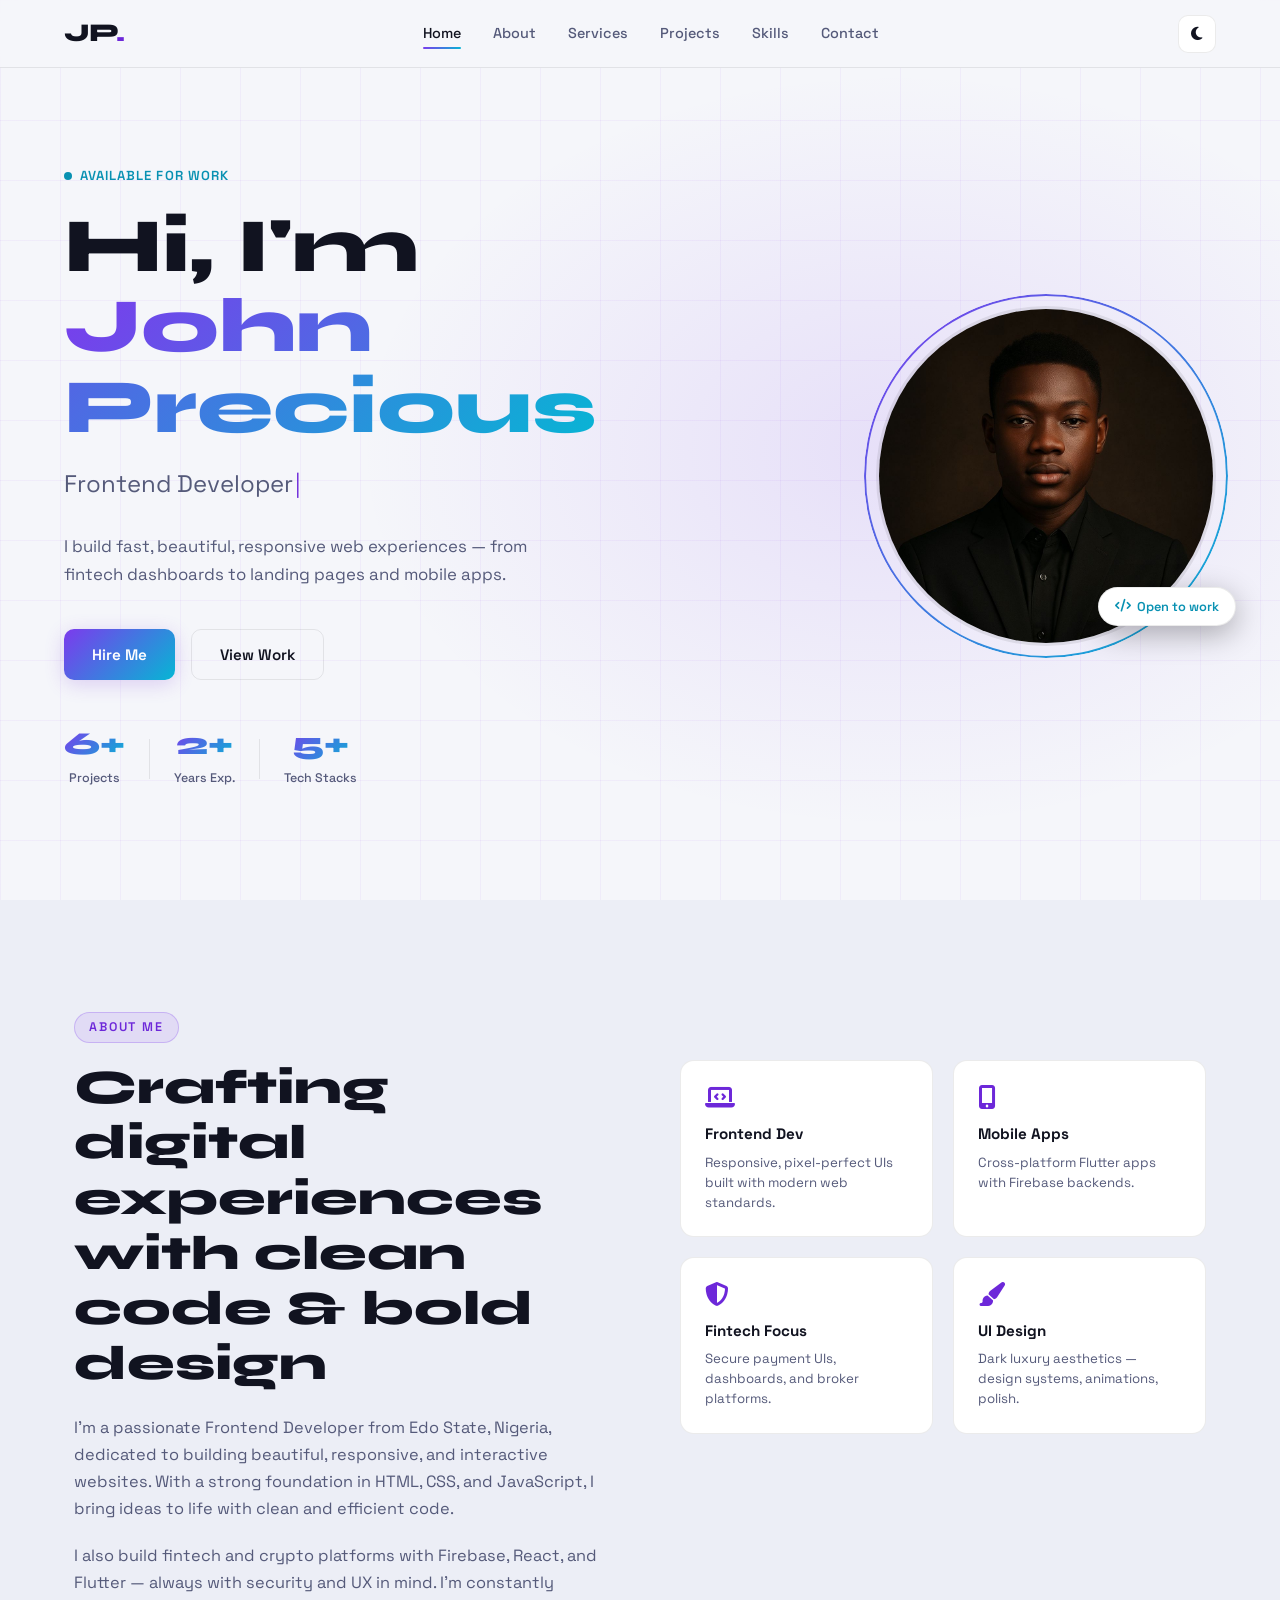
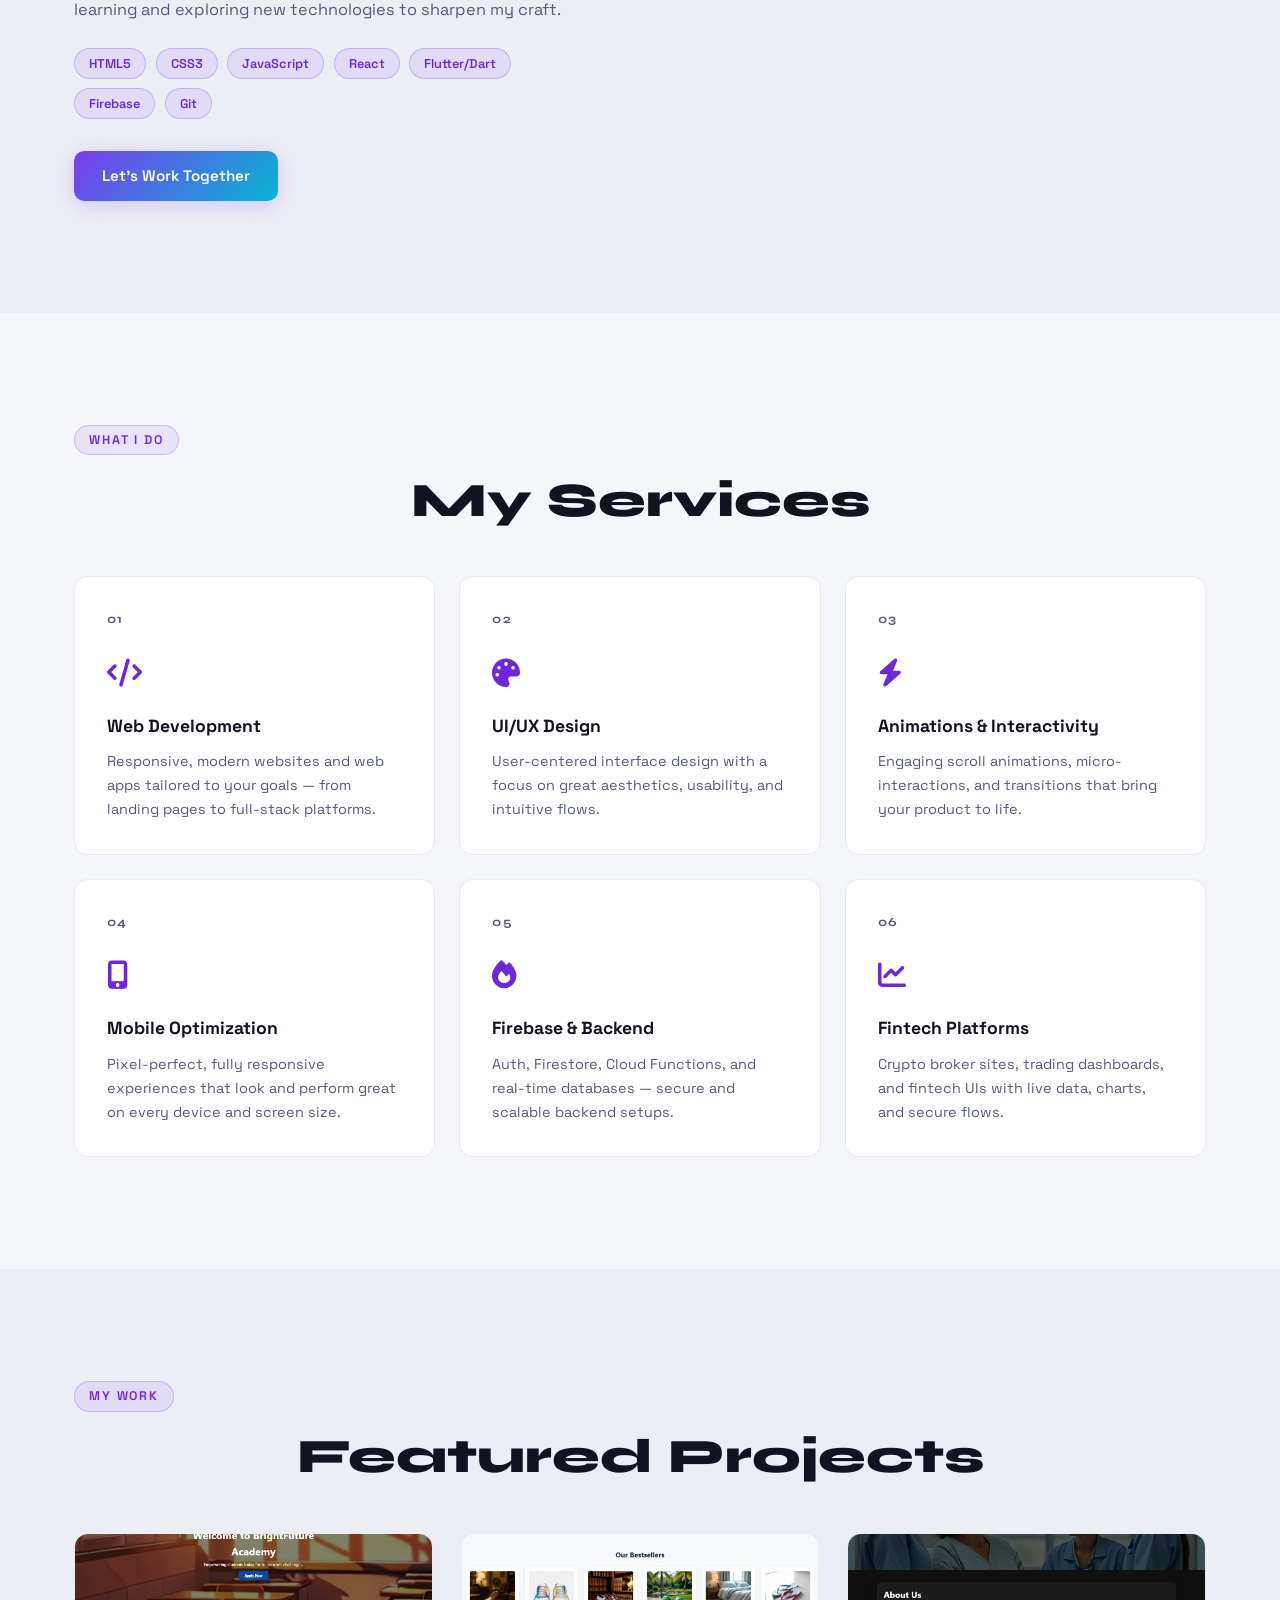
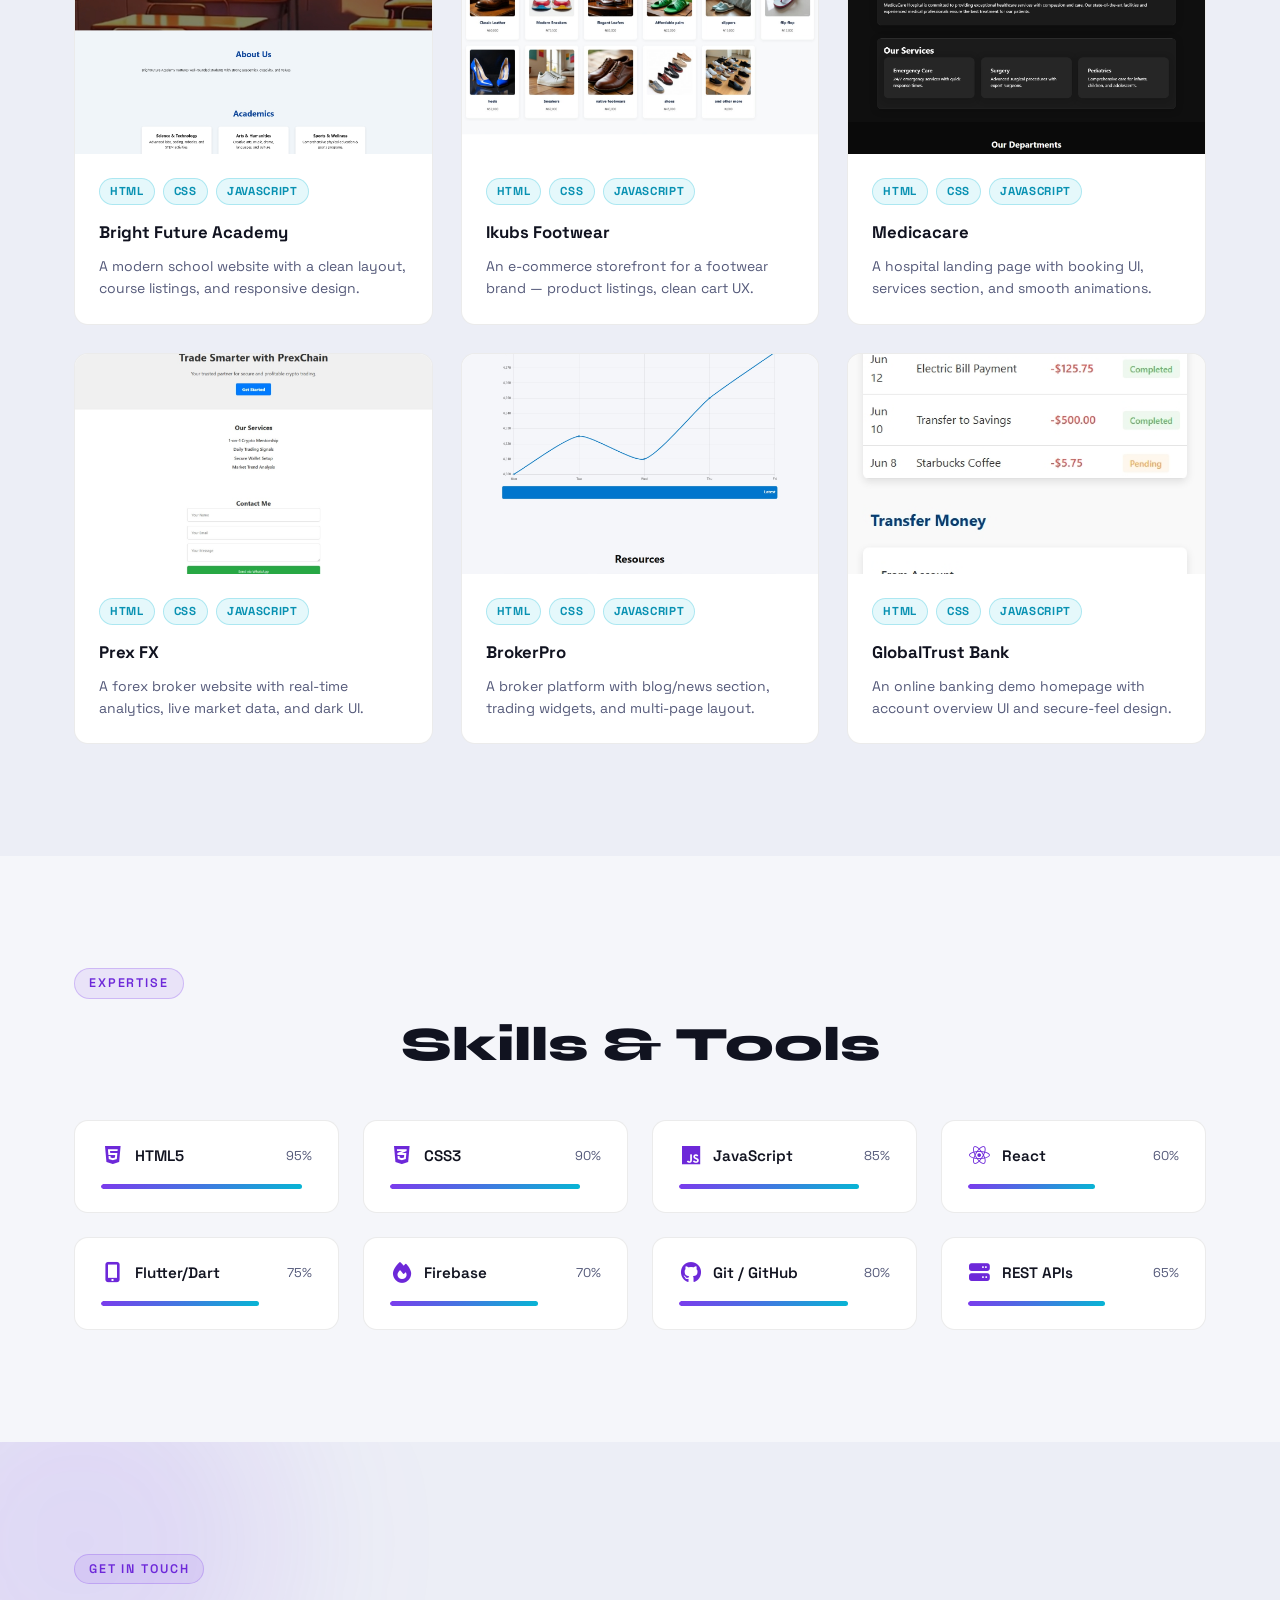
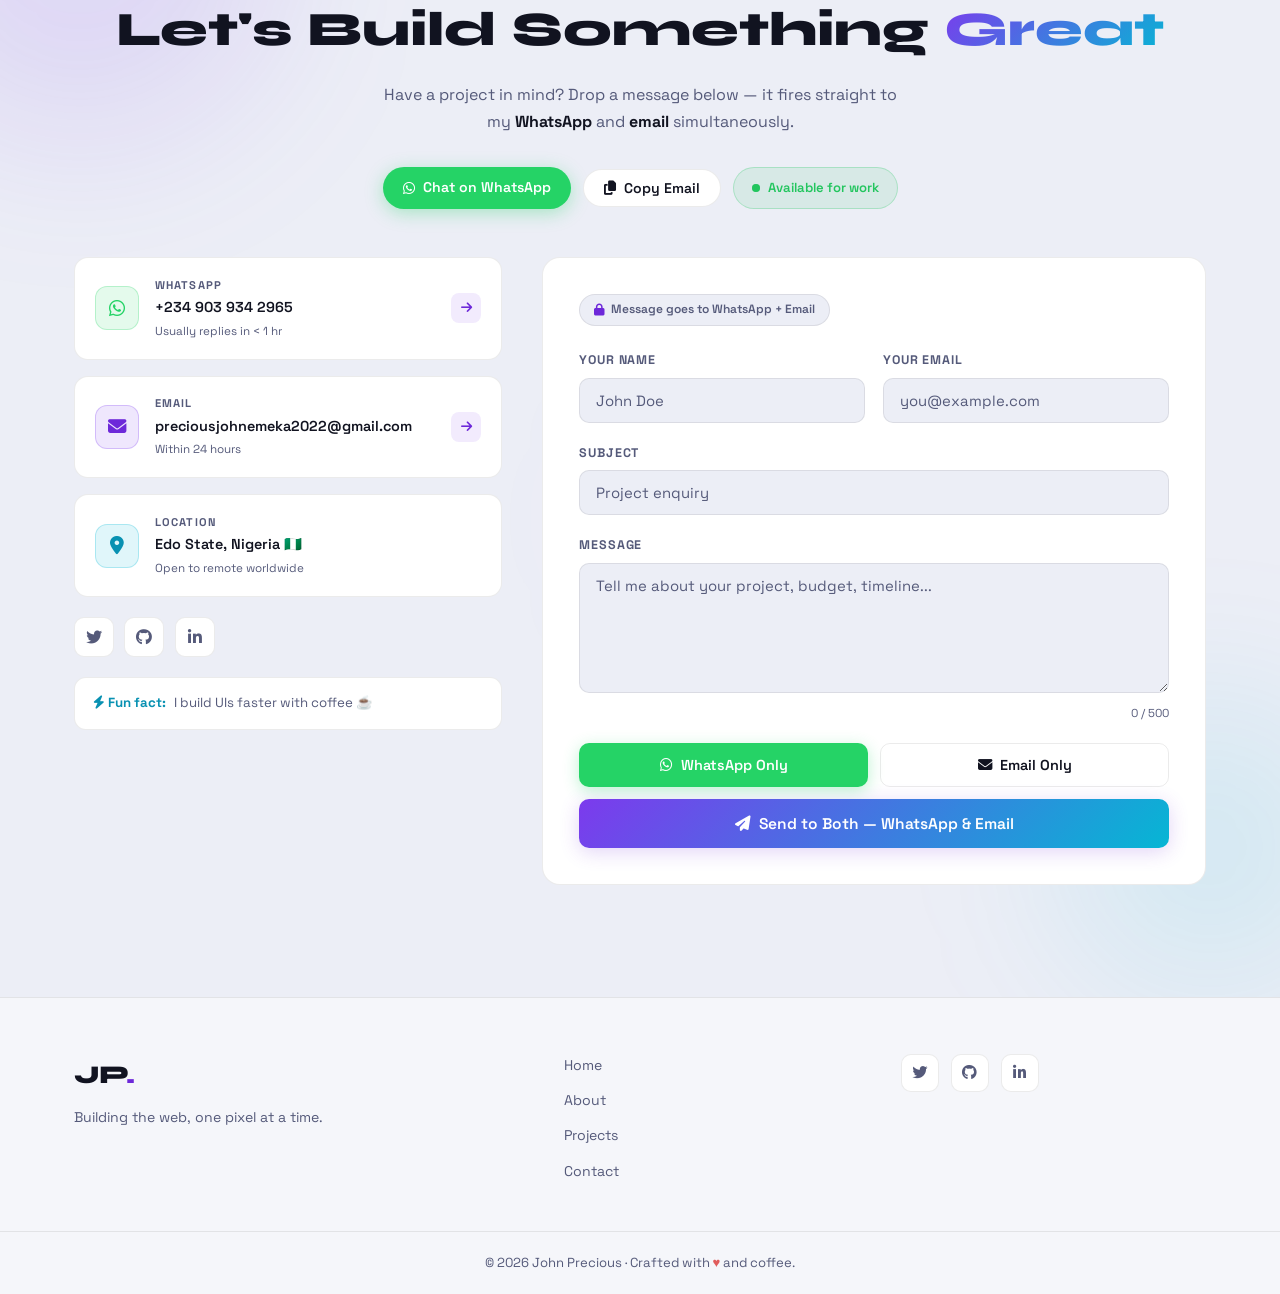
<file: index.html>
<!DOCTYPE html>
<html lang="en" data-theme="dark">
<head>
  <meta charset="UTF-8" />
  <meta name="google-site-verification" content="L_kkORiwWFZ8yiKoHEkGzBXm-YY7qArRj7ABiFtxMNE" />
  <meta name="viewport" content="width=device-width, initial-scale=1.0" />
  <meta name="description" content="John Precious — Frontend Developer crafting responsive, interactive web experiences with HTML, CSS, JavaScript, React & Flutter." />
  <meta property="og:title" content="John Precious · Frontend Developer" />
  <meta property="og:description" content="Portfolio of John Precious — Frontend Developer based in Nigeria." />
  <meta property="og:image" content="precious.jpg" />
  <title>John Precious · Frontend Developer</title>
  <link rel="stylesheet" href="style.css" />
  <link rel="stylesheet" href="https://cdnjs.cloudflare.com/ajax/libs/font-awesome/6.4.0/css/all.min.css" />
  <link rel="preconnect" href="https://fonts.googleapis.com" />
  <link rel="preconnect" href="https://fonts.gstatic.com" crossorigin />
  <link href="https://fonts.googleapis.com/css2?family=Space+Grotesk:wght@300;400;500;600;700&family=Syne:wght@700;800&display=swap" rel="stylesheet" />
</head>
<body>

  <!-- ===== NAVBAR ===== -->
  <header class="navbar" id="navbar">
    <a href="#home" class="logo">JP<span class="dot">.</span></a>
    <nav class="nav-links" id="navLinks">
      <a href="#home"     class="nav-link">Home</a>
      <a href="#about"    class="nav-link">About</a>
      <a href="#services" class="nav-link">Services</a>
      <a href="#projects" class="nav-link">Projects</a>
      <a href="#skills"   class="nav-link">Skills</a>
      <a href="#contact"  class="nav-link">Contact</a>
    </nav>
    <div class="nav-right">
      <button class="theme-toggle" id="themeToggle" aria-label="Toggle theme">
        <i class="fas fa-sun" id="themeIcon"></i>
      </button>
      <button class="hamburger" id="hamburger" aria-label="Menu" onclick="toggleMenu()">
        <span></span><span></span><span></span>
      </button>
    </div>
  </header>

  <!-- ===== HERO ===== -->
  <section class="hero" id="home">
    <div class="hero-bg-grid"></div>
    <div class="hero-content reveal">
      <span class="hero-eyebrow">Available for work</span>
      <h1 class="hero-title">Hi, I'm <br/><span class="gradient-text">John Precious</span></h1>
      <h2 class="hero-subtitle"><span id="typed-text"></span><span class="cursor">|</span></h2>
      <p class="hero-desc">I build fast, beautiful, responsive web experiences — from fintech dashboards to landing pages and mobile apps.</p>
      <div class="hero-actions">
        <a href="#contact" class="btn btn-primary">Hire Me</a>
        <a href="#projects" class="btn btn-ghost">View Work</a>
      </div>
      <div class="hero-stats">
        <div class="stat"><span class="stat-num">6+</span><span class="stat-label">Projects</span></div>
        <div class="stat-divider"></div>
        <div class="stat"><span class="stat-num">2+</span><span class="stat-label">Years Exp.</span></div>
        <div class="stat-divider"></div>
        <div class="stat"><span class="stat-num">5+</span><span class="stat-label">Tech Stacks</span></div>
      </div>
    </div>
    <div class="hero-visual reveal">
      <div class="hero-img-wrapper">
        <img src="precious.jpg" alt="John Precious" class="hero-img" />
        <div class="hero-img-ring"></div>
        <div class="hero-badge"><i class="fas fa-code"></i> Open to work</div>
      </div>
    </div>
  </section>

  <!-- ===== ABOUT ===== -->
  <section class="about" id="about">
    <div class="container">
      <div class="section-label reveal">About Me</div>
      <div class="about-grid">
        <div class="about-text reveal">
          <h2 class="section-heading">Crafting digital experiences<br/>with clean code & bold design</h2>
          <p>I'm a passionate Frontend Developer from Edo State, Nigeria, dedicated to building beautiful, responsive, and interactive websites. With a strong foundation in HTML, CSS, and JavaScript, I bring ideas to life with clean and efficient code.</p>
          <p>I also build fintech and crypto platforms with Firebase, React, and Flutter — always with security and UX in mind. I'm constantly learning and exploring new technologies to sharpen my craft.</p>
          <div class="about-tags">
            <span>HTML5</span><span>CSS3</span><span>JavaScript</span><span>React</span>
            <span>Flutter/Dart</span><span>Firebase</span><span>Git</span>
          </div>
          <a href="#contact" class="btn btn-primary">Let's Work Together</a>
        </div>
        <div class="about-cards reveal">
          <div class="acard">
            <i class="fas fa-laptop-code"></i>
            <h4>Frontend Dev</h4>
            <p>Responsive, pixel-perfect UIs built with modern web standards.</p>
          </div>
          <div class="acard">
            <i class="fas fa-mobile-alt"></i>
            <h4>Mobile Apps</h4>
            <p>Cross-platform Flutter apps with Firebase backends.</p>
          </div>
          <div class="acard">
            <i class="fas fa-shield-alt"></i>
            <h4>Fintech Focus</h4>
            <p>Secure payment UIs, dashboards, and broker platforms.</p>
          </div>
          <div class="acard">
            <i class="fas fa-paint-brush"></i>
            <h4>UI Design</h4>
            <p>Dark luxury aesthetics — design systems, animations, polish.</p>
          </div>
        </div>
      </div>
    </div>
  </section>

  <!-- ===== SERVICES ===== -->
  <section class="services" id="services">
    <div class="container">
      <div class="section-label reveal">What I Do</div>
      <h2 class="section-heading text-center reveal">My Services</h2>
      <div class="services-grid">
        <div class="service-card reveal">
          <div class="service-num">01</div>
          <div class="service-icon"><i class="fas fa-code"></i></div>
          <h3>Web Development</h3>
          <p>Responsive, modern websites and web apps tailored to your goals — from landing pages to full-stack platforms.</p>
        </div>
        <div class="service-card reveal">
          <div class="service-num">02</div>
          <div class="service-icon"><i class="fas fa-palette"></i></div>
          <h3>UI/UX Design</h3>
          <p>User-centered interface design with a focus on great aesthetics, usability, and intuitive flows.</p>
        </div>
        <div class="service-card reveal">
          <div class="service-num">03</div>
          <div class="service-icon"><i class="fas fa-bolt"></i></div>
          <h3>Animations & Interactivity</h3>
          <p>Engaging scroll animations, micro-interactions, and transitions that bring your product to life.</p>
        </div>
        <div class="service-card reveal">
          <div class="service-num">04</div>
          <div class="service-icon"><i class="fas fa-mobile-alt"></i></div>
          <h3>Mobile Optimization</h3>
          <p>Pixel-perfect, fully responsive experiences that look and perform great on every device and screen size.</p>
        </div>
        <div class="service-card reveal">
          <div class="service-num">05</div>
          <div class="service-icon"><i class="fas fa-fire"></i></div>
          <h3>Firebase & Backend</h3>
          <p>Auth, Firestore, Cloud Functions, and real-time databases — secure and scalable backend setups.</p>
        </div>
        <div class="service-card reveal">
          <div class="service-num">06</div>
          <div class="service-icon"><i class="fas fa-chart-line"></i></div>
          <h3>Fintech Platforms</h3>
          <p>Crypto broker sites, trading dashboards, and fintech UIs with live data, charts, and secure flows.</p>
        </div>
      </div>
    </div>
  </section>

  <!-- ===== PROJECTS ===== -->
  <section class="projects" id="projects">
    <div class="container">
      <div class="section-label reveal">My Work</div>
      <h2 class="section-heading text-center reveal">Featured Projects</h2>
      <div class="projects-grid">

        <div class="project-card reveal">
          <div class="project-img">
            <img src="prechy1.jpeg" alt="Bright Future Academy" />
            <div class="project-overlay">
              <a href="https://brightfu.netlify.app/" target="_blank" class="project-link-btn"><i class="fas fa-external-link-alt"></i> Live Site</a>
            </div>
          </div>
          <div class="project-body">
            <div class="project-tags"><span>HTML</span><span>CSS</span><span>JavaScript</span></div>
            <h3>Bright Future Academy</h3>
            <p>A modern school website with a clean layout, course listings, and responsive design.</p>
          </div>
        </div>

        <div class="project-card reveal">
          <div class="project-img">
            <img src="prechy2.jpeg" alt="Ikubs Footwear" />
            <div class="project-overlay">
              <a href="https://ikubs.netlify.app/" target="_blank" class="project-link-btn"><i class="fas fa-external-link-alt"></i> Live Site</a>
            </div>
          </div>
          <div class="project-body">
            <div class="project-tags"><span>HTML</span><span>CSS</span><span>JavaScript</span></div>
            <h3>Ikubs Footwear</h3>
            <p>An e-commerce storefront for a footwear brand — product listings, clean cart UX.</p>
          </div>
        </div>

        <div class="project-card reveal">
          <div class="project-img">
            <img src="prechy3.jpeg" alt="Medicacare" />
            <div class="project-overlay">
              <a href="https://medicacar.netlify.app/" target="_blank" class="project-link-btn"><i class="fas fa-external-link-alt"></i> Live Site</a>
            </div>
          </div>
          <div class="project-body">
            <div class="project-tags"><span>HTML</span><span>CSS</span><span>JavaScript</span></div>
            <h3>Medicacare</h3>
            <p>A hospital landing page with booking UI, services section, and smooth animations.</p>
          </div>
        </div>

        <div class="project-card reveal">
          <div class="project-img">
            <img src="prechy4.jpeg" alt="Prex FX" />
            <div class="project-overlay">
              <a href="https://brilliant-cuchufli-9e2c0d.netlify.app/" target="_blank" class="project-link-btn"><i class="fas fa-external-link-alt"></i> Live Site</a>
            </div>
          </div>
          <div class="project-body">
            <div class="project-tags"><span>HTML</span><span>CSS</span><span>JavaScript</span></div>
            <h3>Prex FX</h3>
            <p>A forex broker website with real-time analytics, live market data, and dark UI.</p>
          </div>
        </div>

        <div class="project-card reveal">
          <div class="project-img">
            <img src="prechy5.jpeg" alt="BrokerPro" />
            <div class="project-overlay">
              <a href="https://brokerpro.netlify.app/" target="_blank" class="project-link-btn"><i class="fas fa-external-link-alt"></i> Live Site</a>
            </div>
          </div>
          <div class="project-body">
            <div class="project-tags"><span>HTML</span><span>CSS</span><span>JavaScript</span></div>
            <h3>BrokerPro</h3>
            <p>A broker platform with blog/news section, trading widgets, and multi-page layout.</p>
          </div>
        </div>

        <div class="project-card reveal">
          <div class="project-img">
            <img src="prechy6.jpeg" alt="GlobalTrust Bank" />
            <div class="project-overlay">
              <a href="https://venerable-kringle-27aba1.netlify.app/" target="_blank" class="project-link-btn"><i class="fas fa-external-link-alt"></i> Live Site</a>
            </div>
          </div>
          <div class="project-body">
            <div class="project-tags"><span>HTML</span><span>CSS</span><span>JavaScript</span></div>
            <h3>GlobalTrust Bank</h3>
            <p>An online banking demo homepage with account overview UI and secure-feel design.</p>
          </div>
        </div>

      </div>
    </div>
  </section>

  <!-- ===== SKILLS ===== -->
  <section class="skills" id="skills">
    <div class="container">
      <div class="section-label reveal">Expertise</div>
      <h2 class="section-heading text-center reveal">Skills & Tools</h2>
      <div class="skills-grid">
        <div class="skill-item reveal">
          <div class="skill-top"><i class="fab fa-html5"></i><span>HTML5</span><span class="skill-pct">95%</span></div>
          <div class="skill-bar"><div class="skill-fill" data-level="95"></div></div>
        </div>
        <div class="skill-item reveal">
          <div class="skill-top"><i class="fab fa-css3-alt"></i><span>CSS3</span><span class="skill-pct">90%</span></div>
          <div class="skill-bar"><div class="skill-fill" data-level="90"></div></div>
        </div>
        <div class="skill-item reveal">
          <div class="skill-top"><i class="fab fa-js"></i><span>JavaScript</span><span class="skill-pct">85%</span></div>
          <div class="skill-bar"><div class="skill-fill" data-level="85"></div></div>
        </div>
        <div class="skill-item reveal">
          <div class="skill-top"><i class="fab fa-react"></i><span>React</span><span class="skill-pct">60%</span></div>
          <div class="skill-bar"><div class="skill-fill" data-level="60"></div></div>
        </div>
        <div class="skill-item reveal">
          <div class="skill-top"><i class="fas fa-mobile-alt"></i><span>Flutter/Dart</span><span class="skill-pct">75%</span></div>
          <div class="skill-bar"><div class="skill-fill" data-level="75"></div></div>
        </div>
        <div class="skill-item reveal">
          <div class="skill-top"><i class="fas fa-fire"></i><span>Firebase</span><span class="skill-pct">70%</span></div>
          <div class="skill-bar"><div class="skill-fill" data-level="70"></div></div>
        </div>
        <div class="skill-item reveal">
          <div class="skill-top"><i class="fab fa-github"></i><span>Git / GitHub</span><span class="skill-pct">80%</span></div>
          <div class="skill-bar"><div class="skill-fill" data-level="80"></div></div>
        </div>
        <div class="skill-item reveal">
          <div class="skill-top"><i class="fas fa-server"></i><span>REST APIs</span><span class="skill-pct">65%</span></div>
          <div class="skill-bar"><div class="skill-fill" data-level="65"></div></div>
        </div>
      </div>
    </div>
  </section>

  <!-- ===== CONTACT ===== -->
  <section class="contact" id="contact">
    <div class="contact-orb orb-1"></div>
    <div class="contact-orb orb-2"></div>
    <div class="contact-orb orb-3"></div>

    <div class="container">
      <div class="section-label reveal">Get In Touch</div>
      <h2 class="section-heading text-center reveal">Let's Build Something <span class="gradient-text">Great</span></h2>
      <p class="contact-sub reveal">Have a project in mind? Drop a message below — it fires straight to my <strong>WhatsApp</strong> and <strong>email</strong> simultaneously.</p>

      <!-- Quick-reach pills -->
      <div class="quick-reach reveal">
        <a href="https://wa.me/2349039342965" target="_blank" class="reach-pill pill-wa">
          <i class="fab fa-whatsapp"></i> Chat on WhatsApp
        </a>
        <button class="reach-pill pill-copy" id="copyEmail" data-copy="preciousjohnemeka2022@gmail.com">
          <i class="fas fa-copy"></i> Copy Email
          <span class="copy-tooltip">Copied!</span>
        </button>
        <span class="avail-dot">
          <span class="pulse-ring"></span><span class="pulse-core"></span> Available for work
        </span>
      </div>

      <div class="contact-grid">

        <!-- Left: info cards -->
        <div class="contact-info reveal">

          <div class="cinfo-card">
            <div class="cinfo-icon wa-icon"><i class="fab fa-whatsapp"></i></div>
            <div class="cinfo-body">
              <span class="cinfo-label">WhatsApp</span>
              <a href="https://wa.me/2349039342965" target="_blank" class="cinfo-value">+234 903 934 2965</a>
              <span class="cinfo-note">Usually replies in &lt; 1 hr</span>
            </div>
            <a href="https://wa.me/2349039342965" target="_blank" class="cinfo-action"><i class="fas fa-arrow-right"></i></a>
          </div>

          <div class="cinfo-card">
            <div class="cinfo-icon em-icon"><i class="fas fa-envelope"></i></div>
            <div class="cinfo-body">
              <span class="cinfo-label">Email</span>
              <a href="mailto:preciousjohnemeka2022@gmail.com" class="cinfo-value">preciousjohnemeka2022@gmail.com</a>
              <span class="cinfo-note">Within 24 hours</span>
            </div>
            <a href="mailto:preciousjohnemeka2022@gmail.com" class="cinfo-action"><i class="fas fa-arrow-right"></i></a>
          </div>

          <div class="cinfo-card">
            <div class="cinfo-icon loc-icon"><i class="fas fa-map-marker-alt"></i></div>
            <div class="cinfo-body">
              <span class="cinfo-label">Location</span>
              <span class="cinfo-value">Edo State, Nigeria 🇳🇬</span>
              <span class="cinfo-note">Open to remote worldwide</span>
            </div>
          </div>

          <div class="social-row">
            <a href="https://x.com/PreciousJo52290" target="_blank" aria-label="Twitter" class="social-tip" data-tip="Twitter / X"><i class="fab fa-twitter"></i></a>
            <a href="https://github.com/john-precious" target="_blank" aria-label="GitHub" class="social-tip" data-tip="GitHub"><i class="fab fa-github"></i></a>
            <a href="https://www.linkedin.com/in/john-precious-235445289" target="_blank" aria-label="LinkedIn" class="social-tip" data-tip="LinkedIn"><i class="fab fa-linkedin-in"></i></a>
          </div>

          <div class="fun-ticker">
            <span class="ticker-label"><i class="fas fa-bolt"></i> Fun fact:</span>
            <span class="ticker-text" id="funTicker">I build UIs faster with coffee ☕</span>
          </div>

        </div>

        <!-- Right: form -->
        <form class="contact-form reveal" id="contactForm" novalidate>
          <div class="form-header">
            <span class="form-badge"><i class="fas fa-lock"></i> Message goes to WhatsApp + Email</span>
          </div>
          <div class="form-row">
            <div class="form-group">
              <label for="name">Your Name</label>
              <input type="text" id="name" class="form-control" placeholder="John Doe" required />
            </div>
            <div class="form-group">
              <label for="email">Your Email</label>
              <input type="email" id="email" class="form-control" placeholder="you@example.com" required />
            </div>
          </div>
          <div class="form-group">
            <label for="subject">Subject</label>
            <input type="text" id="subject" class="form-control" placeholder="Project enquiry" required />
          </div>
          <div class="form-group">
            <label for="message">Message</label>
            <textarea id="message" class="form-control" rows="5" placeholder="Tell me about your project, budget, timeline..." required></textarea>
            <span class="char-count" id="charCount">0 / 500</span>
          </div>

          <div class="form-actions">
            <button type="button" class="btn send-wa" id="sendWa">
              <i class="fab fa-whatsapp"></i> WhatsApp Only
            </button>
            <button type="button" class="btn send-em" id="sendEmail">
              <i class="fas fa-envelope"></i> Email Only
            </button>
          </div>
          <button type="submit" class="btn btn-primary send-both" id="sendBoth">
            <i class="fas fa-paper-plane"></i> Send to Both — WhatsApp & Email
          </button>
        </form>

      </div>
    </div>
  </section>

  <!-- ===== FOOTER ===== -->
  <footer class="footer">
    <div class="footer-inner container">
      <div class="footer-brand">
        <span class="logo">JP<span class="dot">.</span></span>
        <p>Building the web, one pixel at a time.</p>
      </div>
      <div class="footer-links">
        <a href="#home">Home</a>
        <a href="#about">About</a>
        <a href="#projects">Projects</a>
        <a href="#contact">Contact</a>
      </div>
      <div class="footer-socials">
        <a href="https://x.com/PreciousJo52290" target="_blank" aria-label="Twitter"><i class="fab fa-twitter"></i></a>
        <a href="https://github.com/john-precious" target="_blank" aria-label="GitHub"><i class="fab fa-github"></i></a>
        <a href="https://www.linkedin.com/in/john-precious-235445289" target="_blank" aria-label="LinkedIn"><i class="fab fa-linkedin-in"></i></a>
      </div>
    </div>
    <div class="footer-bottom">
      <p>© 2026 John Precious · Crafted with <span class="heart">♥</span> and coffee.</p>
    </div>
  </footer>

  <a href="#home" class="back-to-top" id="backToTop" aria-label="Back to top"><i class="fas fa-arrow-up"></i></a>
  <script src="script.js"></script>
</body>
</html>
</file>
<file: style.css>
/* =====================================================
   JOHN PRECIOUS · PORTFOLIO — FULL STYLE 2025
   Font: Space Grotesk (body) + Syne (display)
   Dark:  Deep navy #0B0D17 | Light: Off-white #F5F6FA
   Accent: Violet #7C3AED + Cyan #06B6D4
===================================================== */

/* ── TOKENS ── */
:root {
  --bg: #0b0d17;
  --bg2: #111320;
  --bg3: #161929;
  --surface: #1c1f33;
  --border: rgba(255, 255, 255, 0.08);
  --text: #e8eaf6;
  --muted: #8891b4;
  --accent: #7c3aed;
  --accent2: #06b6d4;
  --accent-glow: rgba(124, 58, 237, 0.35);
  --gradient: linear-gradient(135deg, #7c3aed, #06b6d4);
  --radius: 14px;
  --trans: all 0.3s cubic-bezier(0.4, 0, 0.2, 1);
  --nav-h: 68px;
}
[data-theme='light'] {
  --bg: #f5f6fa;
  --bg2: #eceef6;
  --bg3: #e4e7f2;
  --surface: #ffffff;
  --border: rgba(0, 0, 0, 0.08);
  --text: #111320;
  --muted: #555a7a;
  --accent: #6d28d9;
  --accent2: #0891b2;
  --accent-glow: rgba(109, 40, 217, 0.2);
}

/* ── RESET ── */
*,
*::before,
*::after {
  margin: 0;
  padding: 0;
  box-sizing: border-box;
}
html {
  scroll-behavior: smooth;
  scroll-padding-top: var(--nav-h);
}
body {
  font-family: 'Space Grotesk', sans-serif;
  background: var(--bg);
  color: var(--text);
  line-height: 1.65;
  overflow-x: hidden;
  transition:
    background 0.35s ease,
    color 0.35s ease;
}
img {
  display: block;
  max-width: 100%;
}
a {
  color: inherit;
  text-decoration: none;
}

/* ── REVEAL ── */
.reveal {
  opacity: 0;
  transform: translateY(28px);
  transition:
    opacity 0.65s ease,
    transform 0.65s ease;
}
.reveal.visible {
  opacity: 1;
  transform: translateY(0);
}

/* ── CONTAINER ── */
.container {
  max-width: 1180px;
  margin: 0 auto;
  padding: 0 1.5rem;
}

/* ── TYPOGRAPHY ── */
.section-label {
  display: inline-block;
  font-size: 0.78rem;
  font-weight: 600;
  letter-spacing: 0.15em;
  text-transform: uppercase;
  color: var(--accent);
  background: rgba(124, 58, 237, 0.1);
  border: 1px solid rgba(124, 58, 237, 0.25);
  padding: 4px 14px;
  border-radius: 100px;
  margin-bottom: 1.1rem;
}
.section-heading {
  font-family: 'Syne', sans-serif;
  font-size: clamp(2rem, 4vw, 3rem);
  font-weight: 800;
  line-height: 1.15;
  margin-bottom: 1.5rem;
}
.section-heading.text-center {
  text-align: center;
}
.gradient-text {
  background: var(--gradient);
  -webkit-background-clip: text;
  -webkit-text-fill-color: transparent;
  background-clip: text;
}

/* ── BUTTONS ── */
.btn {
  display: inline-flex;
  align-items: center;
  gap: 8px;
  padding: 0.75rem 1.75rem;
  border-radius: 10px;
  font-size: 0.95rem;
  font-weight: 600;
  cursor: pointer;
  transition: var(--trans);
  border: none;
  font-family: inherit;
}
.btn-primary {
  background: var(--gradient);
  color: #fff;
  box-shadow: 0 4px 20px var(--accent-glow);
}
.btn-primary:hover {
  transform: translateY(-2px);
  box-shadow: 0 8px 30px var(--accent-glow);
  opacity: 0.92;
}
.btn-ghost {
  background: transparent;
  color: var(--text);
  border: 1.5px solid var(--border);
}
.btn-ghost:hover {
  border-color: var(--accent);
  color: var(--accent);
  transform: translateY(-2px);
}

/* ══════════════════════════════
   NAVBAR
══════════════════════════════ */
.navbar {
  position: fixed;
  top: 0;
  left: 0;
  right: 0;
  height: var(--nav-h);
  display: flex;
  align-items: center;
  justify-content: space-between;
  padding: 0 5%;
  background: rgba(11, 13, 23, 0.85);
  backdrop-filter: blur(16px);
  -webkit-backdrop-filter: blur(16px);
  border-bottom: 1px solid var(--border);
  z-index: 1000;
  transition: var(--trans);
}
[data-theme='light'] .navbar {
  background: rgba(245, 246, 250, 0.88);
}
.navbar.scrolled {
  box-shadow: 0 4px 30px rgba(0, 0, 0, 0.25);
}
.logo {
  font-family: 'Syne', sans-serif;
  font-size: 1.6rem;
  font-weight: 800;
  color: var(--text);
  letter-spacing: -0.03em;
}
.logo .dot {
  color: var(--accent);
}
.nav-links {
  display: flex;
  align-items: center;
  gap: 2rem;
  list-style: none;
}
.nav-link {
  font-size: 0.9rem;
  font-weight: 500;
  color: var(--muted);
  position: relative;
  transition: color 0.25s;
}
.nav-link::after {
  content: '';
  position: absolute;
  bottom: -4px;
  left: 0;
  width: 0;
  height: 2px;
  background: var(--gradient);
  border-radius: 2px;
  transition: width 0.3s;
}
.nav-link:hover,
.nav-link.active {
  color: var(--text);
}
.nav-link:hover::after,
.nav-link.active::after {
  width: 100%;
}
.nav-right {
  display: flex;
  align-items: center;
  gap: 1rem;
}
.theme-toggle {
  background: var(--surface);
  border: 1px solid var(--border);
  color: var(--text);
  width: 38px;
  height: 38px;
  border-radius: 10px;
  display: grid;
  place-items: center;
  cursor: pointer;
  font-size: 0.95rem;
  transition: var(--trans);
}
.theme-toggle:hover {
  border-color: var(--accent);
  color: var(--accent);
}
.hamburger {
  display: none;
  flex-direction: column;
  gap: 5px;
  background: none;
  border: none;
  cursor: pointer;
  padding: 6px;
}
.hamburger span {
  display: block;
  width: 22px;
  height: 2px;
  background: var(--text);
  border-radius: 2px;
  transition: var(--trans);
}
@media (max-width: 768px) {
  .hamburger {
    display: flex;
  }
  .nav-links {
    position: fixed;
    top: var(--nav-h);
    left: 0;
    right: 0;
    background: var(--bg2);
    border-bottom: 1px solid var(--border);
    flex-direction: column;
    align-items: flex-start;
    gap: 0;
    transform: translateY(-110%);
    transition: transform 0.35s ease;
    padding: 1rem 5%;
  }
  .nav-links.open {
    transform: translateY(0);
  }
  .nav-link {
    padding: 0.85rem 0;
    width: 100%;
    border-bottom: 1px solid var(--border);
    font-size: 1rem;
  }
  .nav-link:last-child {
    border-bottom: none;
  }
}

/* ══════════════════════════════
   HERO
══════════════════════════════ */
.hero {
  min-height: 100vh;
  padding: calc(var(--nav-h) + 4rem) 5% 5rem;
  display: flex;
  align-items: center;
  justify-content: space-between;
  gap: 4rem;
  position: relative;
  overflow: hidden;
  background: var(--bg);
}
.hero-bg-grid {
  position: absolute;
  inset: 0;
  background-image:
    linear-gradient(rgba(124, 58, 237, 0.05) 1px, transparent 1px),
    linear-gradient(90deg, rgba(124, 58, 237, 0.05) 1px, transparent 1px);
  background-size: 60px 60px;
  pointer-events: none;
}
.hero-bg-grid::after {
  content: '';
  position: absolute;
  inset: 0;
  background: radial-gradient(
    ellipse 60% 60% at 70% 50%,
    rgba(124, 58, 237, 0.12) 0%,
    transparent 70%
  );
}
.hero-content {
  flex: 1;
  max-width: 600px;
  position: relative;
  z-index: 1;
}
.hero-eyebrow {
  display: inline-flex;
  align-items: center;
  gap: 8px;
  font-size: 0.82rem;
  font-weight: 600;
  letter-spacing: 0.08em;
  text-transform: uppercase;
  color: var(--accent2);
  margin-bottom: 1.2rem;
}
.hero-eyebrow::before {
  content: '';
  display: inline-block;
  width: 8px;
  height: 8px;
  background: var(--accent2);
  border-radius: 50%;
  animation: blink 1.5s infinite;
}
@keyframes blink {
  0%,
  100% {
    opacity: 1;
  }
  50% {
    opacity: 0.3;
  }
}
.hero-title {
  font-family: 'Syne', sans-serif;
  font-size: clamp(2.8rem, 6vw, 5rem);
  font-weight: 800;
  line-height: 1.05;
  margin-bottom: 1rem;
}
.hero-subtitle {
  font-size: clamp(1.1rem, 2.5vw, 1.5rem);
  font-weight: 400;
  color: var(--muted);
  margin-bottom: 1.25rem;
  min-height: 2em;
}
.cursor {
  display: inline-block;
  animation: blink 0.8s infinite;
  color: var(--accent);
  font-weight: 300;
  margin-left: 2px;
}
.hero-desc {
  font-size: 1.05rem;
  color: var(--muted);
  max-width: 480px;
  margin-bottom: 2.5rem;
  line-height: 1.7;
}
.hero-actions {
  display: flex;
  gap: 1rem;
  flex-wrap: wrap;
  margin-bottom: 3rem;
}
.hero-stats {
  display: flex;
  align-items: center;
  gap: 1.5rem;
  flex-wrap: wrap;
}
.stat {
  text-align: center;
}
.stat-num {
  display: block;
  font-family: 'Syne', sans-serif;
  font-size: 2rem;
  font-weight: 800;
  background: var(--gradient);
  -webkit-background-clip: text;
  -webkit-text-fill-color: transparent;
  background-clip: text;
  line-height: 1;
  margin-bottom: 4px;
}
.stat-label {
  font-size: 0.78rem;
  color: var(--muted);
  font-weight: 500;
}
.stat-divider {
  width: 1px;
  height: 40px;
  background: var(--border);
}
.hero-visual {
  flex: 0 0 auto;
  position: relative;
  z-index: 1;
}
.hero-img-wrapper {
  position: relative;
  width: 340px;
  height: 340px;
}
.hero-img {
  width: 100%;
  height: 100%;
  object-fit: cover;
  object-position: top center;
  border-radius: 50%;
  position: relative;
  z-index: 1;
  border: 3px solid var(--border);
}
.hero-img-ring {
  position: absolute;
  inset: -12px;
  border-radius: 50%;
  border: 2px solid transparent;
  background: var(--gradient) border-box;
  -webkit-mask:
    linear-gradient(#fff 0 0) padding-box,
    linear-gradient(#fff 0 0);
  -webkit-mask-composite: destination-out;
  mask-composite: exclude;
  animation: spin 10s linear infinite;
}
@keyframes spin {
  to {
    transform: rotate(360deg);
  }
}
.hero-badge {
  position: absolute;
  bottom: 20px;
  right: -20px;
  background: var(--surface);
  border: 1px solid var(--border);
  padding: 8px 16px;
  border-radius: 100px;
  font-size: 0.8rem;
  font-weight: 600;
  color: var(--accent2);
  display: flex;
  align-items: center;
  gap: 6px;
  box-shadow: 0 8px 30px rgba(0, 0, 0, 0.3);
  z-index: 2;
  white-space: nowrap;
}
@media (max-width: 900px) {
  .hero {
    flex-direction: column-reverse;
    text-align: center;
    padding-top: calc(var(--nav-h) + 2rem);
  }
  .hero-content {
    max-width: 100%;
  }
  .hero-desc {
    margin: 0 auto 2.5rem;
  }
  .hero-actions,
  .hero-stats {
    justify-content: center;
  }
  .hero-img-wrapper {
    width: 220px;
    height: 220px;
  }
  .hero-badge {
    right: -10px;
  }
}

/* ══════════════════════════════
   ABOUT
══════════════════════════════ */
.about {
  padding: 7rem 0;
  background: var(--bg2);
}
.about-grid {
  display: grid;
  grid-template-columns: 1fr 1fr;
  gap: 5rem;
  align-items: start;
}
.about-text p {
  color: var(--muted);
  margin-bottom: 1.25rem;
  font-size: 1.02rem;
}
.about-tags {
  display: flex;
  flex-wrap: wrap;
  gap: 0.6rem;
  margin: 1.5rem 0 2rem;
}
.about-tags span {
  background: rgba(124, 58, 237, 0.1);
  border: 1px solid rgba(124, 58, 237, 0.25);
  color: var(--accent);
  font-size: 0.8rem;
  font-weight: 600;
  padding: 4px 14px;
  border-radius: 100px;
}
.about-cards {
  display: grid;
  grid-template-columns: 1fr 1fr;
  gap: 1.2rem;
}
.acard {
  background: var(--surface);
  border: 1px solid var(--border);
  border-radius: var(--radius);
  padding: 1.5rem;
  transition: var(--trans);
}
.acard:hover {
  border-color: var(--accent);
  transform: translateY(-4px);
  box-shadow: 0 12px 30px rgba(124, 58, 237, 0.15);
}
.acard i {
  font-size: 1.5rem;
  color: var(--accent);
  margin-bottom: 0.75rem;
}
.acard h4 {
  font-size: 0.95rem;
  font-weight: 700;
  margin-bottom: 0.4rem;
}
.acard p {
  font-size: 0.83rem;
  color: var(--muted);
  line-height: 1.5;
}
@media (max-width: 900px) {
  .about-grid {
    grid-template-columns: 1fr;
    gap: 3rem;
  }
}
@media (max-width: 480px) {
  .about-cards {
    grid-template-columns: 1fr;
  }
}

/* ══════════════════════════════
   SERVICES
══════════════════════════════ */
.services {
  padding: 7rem 0;
  background: var(--bg);
}
.services-grid {
  margin-top: 3rem;
  display: grid;
  grid-template-columns: repeat(auto-fit, minmax(320px, 1fr));
  gap: 1.5rem;
}
.service-card {
  position: relative;
  background: var(--surface);
  border: 1px solid var(--border);
  border-radius: var(--radius);
  padding: 2rem;
  overflow: hidden;
  transition: var(--trans);
}
.service-card::before {
  content: '';
  position: absolute;
  inset: 0;
  background: var(--gradient);
  opacity: 0;
  transition: opacity 0.35s;
}
.service-card:hover {
  border-color: var(--accent);
  transform: translateY(-6px);
  box-shadow: 0 16px 40px rgba(124, 58, 237, 0.2);
}
.service-card:hover::before {
  opacity: 0.06;
}
.service-num {
  font-family: 'Syne', sans-serif;
  font-size: 0.78rem;
  font-weight: 700;
  color: var(--muted);
  letter-spacing: 0.1em;
  margin-bottom: 1.25rem;
  position: relative;
  z-index: 1;
}
.service-icon {
  font-size: 1.75rem;
  color: var(--accent);
  margin-bottom: 1rem;
  position: relative;
  z-index: 1;
  transition: transform 0.3s;
}
.service-card:hover .service-icon {
  transform: scale(1.15);
}
.service-card h3 {
  font-size: 1.1rem;
  font-weight: 700;
  margin-bottom: 0.6rem;
  position: relative;
  z-index: 1;
}
.service-card p {
  font-size: 0.9rem;
  color: var(--muted);
  line-height: 1.65;
  position: relative;
  z-index: 1;
}

/* ══════════════════════════════
   PROJECTS
══════════════════════════════ */
.projects {
  padding: 7rem 0;
  background: var(--bg2);
}
.projects-grid {
  margin-top: 3rem;
  display: grid;
  grid-template-columns: repeat(auto-fill, minmax(340px, 1fr));
  gap: 1.75rem;
}
.project-card {
  background: var(--surface);
  border: 1px solid var(--border);
  border-radius: var(--radius);
  overflow: hidden;
  transition: var(--trans);
}
.project-card:hover {
  transform: translateY(-6px);
  box-shadow: 0 20px 50px rgba(0, 0, 0, 0.3);
  border-color: rgba(124, 58, 237, 0.4);
}
.project-img {
  position: relative;
  height: 220px;
  overflow: hidden;
}
.project-img img {
  width: 100%;
  height: 100%;
  object-fit: cover;
  transition: transform 0.5s ease;
}
.project-card:hover .project-img img {
  transform: scale(1.05);
}
.project-overlay {
  position: absolute;
  inset: 0;
  background: rgba(11, 13, 23, 0.75);
  backdrop-filter: blur(4px);
  display: flex;
  align-items: center;
  justify-content: center;
  opacity: 0;
  transition: opacity 0.35s;
}
.project-card:hover .project-overlay {
  opacity: 1;
}
.project-link-btn {
  background: var(--gradient);
  color: #fff;
  font-size: 0.85rem;
  font-weight: 700;
  padding: 10px 24px;
  border-radius: 100px;
  display: flex;
  align-items: center;
  gap: 8px;
  transition: transform 0.25s;
}
.project-link-btn:hover {
  transform: scale(1.05);
}
.project-body {
  padding: 1.5rem;
}
.project-tags {
  display: flex;
  flex-wrap: wrap;
  gap: 0.5rem;
  margin-bottom: 0.9rem;
}
.project-tags span {
  font-size: 0.72rem;
  font-weight: 700;
  letter-spacing: 0.06em;
  text-transform: uppercase;
  background: rgba(6, 182, 212, 0.1);
  border: 1px solid rgba(6, 182, 212, 0.25);
  color: var(--accent2);
  padding: 3px 10px;
  border-radius: 100px;
}
.project-body h3 {
  font-size: 1.05rem;
  font-weight: 700;
  margin-bottom: 0.5rem;
}
.project-body p {
  font-size: 0.875rem;
  color: var(--muted);
  line-height: 1.6;
}
@media (max-width: 600px) {
  .projects-grid {
    grid-template-columns: 1fr;
  }
}

/* ══════════════════════════════
   SKILLS
══════════════════════════════ */
.skills {
  padding: 7rem 0;
  background: var(--bg);
}
.skills-grid {
  margin-top: 3rem;
  display: grid;
  grid-template-columns: repeat(auto-fit, minmax(260px, 1fr));
  gap: 1.5rem;
}
.skill-item {
  background: var(--surface);
  border: 1px solid var(--border);
  border-radius: var(--radius);
  padding: 1.4rem 1.6rem;
  transition: var(--trans);
}
.skill-item:hover {
  border-color: var(--accent);
  transform: translateY(-3px);
}
.skill-top {
  display: flex;
  align-items: center;
  gap: 0.65rem;
  margin-bottom: 1rem;
}
.skill-top i {
  font-size: 1.3rem;
  color: var(--accent);
  width: 24px;
  text-align: center;
}
.skill-top span:nth-child(2) {
  flex: 1;
  font-weight: 600;
  font-size: 0.95rem;
}
.skill-pct {
  font-size: 0.8rem;
  color: var(--muted);
}
.skill-bar {
  background: rgba(255, 255, 255, 0.06);
  height: 5px;
  border-radius: 100px;
  overflow: hidden;
}
.skill-fill {
  height: 100%;
  width: 0;
  border-radius: 100px;
  background: var(--gradient);
  transition: width 1.2s cubic-bezier(0.4, 0, 0.2, 1);
}

/* ══════════════════════════════
   CONTACT  ★ NEW
══════════════════════════════ */
.contact {
  padding: 7rem 0;
  background: var(--bg2);
  position: relative;
  overflow: hidden;
}

/* Floating orbs */
.contact-orb {
  position: absolute;
  border-radius: 50%;
  filter: blur(80px);
  pointer-events: none;
  z-index: 0;
}
.orb-1 {
  width: 400px;
  height: 400px;
  background: rgba(124, 58, 237, 0.12);
  top: -100px;
  left: -120px;
  animation: orbFloat 9s ease-in-out infinite;
}
.orb-2 {
  width: 300px;
  height: 300px;
  background: rgba(6, 182, 212, 0.1);
  bottom: 0;
  right: -80px;
  animation: orbFloat 11s ease-in-out infinite 2s;
}
.orb-3 {
  width: 200px;
  height: 200px;
  background: rgba(124, 58, 237, 0.08);
  top: 50%;
  left: 50%;
  animation: orbFloat 7s ease-in-out infinite 4s;
}
@keyframes orbFloat {
  0%,
  100% {
    transform: translateY(0) scale(1);
  }
  50% {
    transform: translateY(-30px) scale(1.06);
  }
}
.contact .container {
  position: relative;
  z-index: 1;
}

.contact-sub {
  text-align: center;
  color: var(--muted);
  max-width: 540px;
  margin: 0 auto 2rem;
  font-size: 1rem;
  line-height: 1.7;
}
.contact-sub strong {
  color: var(--text);
}

/* Quick-reach pills */
.quick-reach {
  display: flex;
  align-items: center;
  justify-content: center;
  flex-wrap: wrap;
  gap: 0.75rem;
  margin-bottom: 3rem;
}
.reach-pill {
  display: inline-flex;
  align-items: center;
  gap: 8px;
  padding: 9px 20px;
  border-radius: 100px;
  font-size: 0.88rem;
  font-weight: 600;
  cursor: pointer;
  transition: var(--trans);
  border: none;
  font-family: inherit;
  text-decoration: none;
  position: relative;
}
.pill-wa {
  background: #25d366;
  color: #fff;
  box-shadow: 0 4px 18px rgba(37, 211, 102, 0.35);
}
.pill-wa:hover {
  transform: translateY(-2px);
  box-shadow: 0 8px 28px rgba(37, 211, 102, 0.45);
}
.pill-copy {
  background: var(--surface);
  color: var(--text);
  border: 1px solid var(--border);
  overflow: visible;
}
.pill-copy:hover {
  border-color: var(--accent);
  color: var(--accent);
  transform: translateY(-2px);
}
.copy-tooltip {
  position: absolute;
  top: -34px;
  left: 50%;
  transform: translateX(-50%) scale(0.8);
  background: var(--accent);
  color: #fff;
  font-size: 0.72rem;
  padding: 4px 10px;
  border-radius: 6px;
  white-space: nowrap;
  opacity: 0;
  pointer-events: none;
  transition:
    opacity 0.2s,
    transform 0.2s;
}
.pill-copy.copied .copy-tooltip {
  opacity: 1;
  transform: translateX(-50%) scale(1);
}

/* Availability dot */
.avail-dot {
  display: inline-flex;
  align-items: center;
  gap: 8px;
  font-size: 0.82rem;
  font-weight: 600;
  color: #22c55e;
  padding: 9px 18px;
  border-radius: 100px;
  background: rgba(34, 197, 94, 0.1);
  border: 1px solid rgba(34, 197, 94, 0.25);
  position: relative;
}
.pulse-ring,
.pulse-core {
  display: inline-block;
  width: 8px;
  height: 8px;
  border-radius: 50%;
}
.pulse-core {
  background: #22c55e;
}
.pulse-ring {
  position: absolute;
  background: rgba(34, 197, 94, 0.4);
  animation: ping 1.5s ease-out infinite;
}
@keyframes ping {
  0% {
    transform: scale(1);
    opacity: 0.8;
  }
  100% {
    transform: scale(2.5);
    opacity: 0;
  }
}

/* Contact grid */
.contact-grid {
  display: grid;
  grid-template-columns: 1fr 1.55fr;
  gap: 2.5rem;
  align-items: start;
}

/* Info cards */
.contact-info {
  display: flex;
  flex-direction: column;
  gap: 1rem;
}
.cinfo-card {
  display: flex;
  align-items: center;
  gap: 1rem;
  background: var(--surface);
  border: 1px solid var(--border);
  border-radius: var(--radius);
  padding: 1.1rem 1.25rem;
  transition: var(--trans);
  position: relative;
  overflow: hidden;
}
.cinfo-card::before {
  content: '';
  position: absolute;
  left: 0;
  top: 0;
  bottom: 0;
  width: 3px;
  background: var(--gradient);
  opacity: 0;
  transition: opacity 0.3s;
}
.cinfo-card:hover {
  transform: translateX(4px);
  border-color: rgba(124, 58, 237, 0.3);
  box-shadow: 0 8px 24px rgba(0, 0, 0, 0.15);
}
.cinfo-card:hover::before {
  opacity: 1;
}
.cinfo-icon {
  width: 44px;
  height: 44px;
  border-radius: 12px;
  display: grid;
  place-items: center;
  font-size: 1.15rem;
  flex-shrink: 0;
  transition: var(--trans);
}
.wa-icon {
  background: rgba(37, 211, 102, 0.12);
  color: #25d366;
  border: 1px solid rgba(37, 211, 102, 0.25);
}
.em-icon {
  background: rgba(124, 58, 237, 0.12);
  color: var(--accent);
  border: 1px solid rgba(124, 58, 237, 0.25);
}
.loc-icon {
  background: rgba(6, 182, 212, 0.12);
  color: var(--accent2);
  border: 1px solid rgba(6, 182, 212, 0.25);
}
.cinfo-card:hover .wa-icon {
  background: #25d366;
  color: #fff;
}
.cinfo-card:hover .em-icon {
  background: var(--accent);
  color: #fff;
}
.cinfo-card:hover .loc-icon {
  background: var(--accent2);
  color: #fff;
}
.cinfo-body {
  flex: 1;
  display: flex;
  flex-direction: column;
  gap: 2px;
  min-width: 0;
}
.cinfo-label {
  font-size: 0.7rem;
  font-weight: 700;
  text-transform: uppercase;
  letter-spacing: 0.1em;
  color: var(--muted);
}
.cinfo-value {
  font-size: 0.9rem;
  font-weight: 600;
  color: var(--text);
  white-space: nowrap;
  overflow: hidden;
  text-overflow: ellipsis;
  text-decoration: none;
  transition: color 0.2s;
}
.cinfo-value:hover {
  color: var(--accent);
}
.cinfo-note {
  font-size: 0.73rem;
  color: var(--muted);
}
.cinfo-action {
  width: 30px;
  height: 30px;
  border-radius: 8px;
  background: rgba(124, 58, 237, 0.1);
  color: var(--accent);
  display: grid;
  place-items: center;
  font-size: 0.8rem;
  flex-shrink: 0;
  transition: var(--trans);
}
.cinfo-card:hover .cinfo-action {
  background: var(--accent);
  color: #fff;
  transform: translateX(2px);
}

/* Social row */
.social-row {
  display: flex;
  gap: 0.65rem;
  margin-top: 0.25rem;
  flex-wrap: wrap;
}
.social-row a {
  width: 40px;
  height: 40px;
  border-radius: 10px;
  background: var(--surface);
  border: 1px solid var(--border);
  color: var(--muted);
  display: grid;
  place-items: center;
  font-size: 1rem;
  transition: var(--trans);
  position: relative;
}
.social-row a::after {
  content: attr(data-tip);
  position: absolute;
  bottom: calc(100% + 6px);
  left: 50%;
  transform: translateX(-50%) scale(0.85);
  background: var(--surface);
  border: 1px solid var(--border);
  color: var(--text);
  font-size: 0.7rem;
  font-weight: 600;
  padding: 3px 10px;
  border-radius: 6px;
  white-space: nowrap;
  opacity: 0;
  pointer-events: none;
  transition:
    opacity 0.2s,
    transform 0.2s;
}
.social-row a:hover::after {
  opacity: 1;
  transform: translateX(-50%) scale(1);
}
.social-row a:hover {
  background: var(--accent);
  border-color: var(--accent);
  color: #fff;
  transform: translateY(-3px);
}

/* Fun ticker */
.fun-ticker {
  display: flex;
  align-items: flex-start;
  gap: 8px;
  background: var(--surface);
  border: 1px solid var(--border);
  border-radius: 12px;
  padding: 0.9rem 1.1rem;
  font-size: 0.83rem;
  margin-top: 0.25rem;
}
.ticker-label {
  color: var(--accent2);
  font-weight: 700;
  white-space: nowrap;
  flex-shrink: 0;
}
.ticker-text {
  color: var(--muted);
  transition: opacity 0.4s;
}

/* Contact form */
.contact-form {
  background: var(--surface);
  border: 1px solid var(--border);
  border-radius: 18px;
  padding: 2.25rem;
  position: relative;
}
.contact-form::before {
  content: '';
  position: absolute;
  inset: -1.5px;
  border-radius: 19px;
  background: var(--gradient);
  opacity: 0;
  z-index: -1;
  transition: opacity 0.4s;
}
.contact-form:focus-within::before {
  opacity: 0.45;
}
.form-header {
  margin-bottom: 1.5rem;
}
.form-badge {
  display: inline-flex;
  align-items: center;
  gap: 6px;
  font-size: 0.75rem;
  font-weight: 600;
  color: var(--muted);
  background: var(--bg2);
  border: 1px solid var(--border);
  border-radius: 100px;
  padding: 5px 14px;
}
.form-badge i {
  color: var(--accent);
}
.form-row {
  display: grid;
  grid-template-columns: 1fr 1fr;
  gap: 1.1rem;
}
.form-group {
  display: flex;
  flex-direction: column;
  gap: 0.45rem;
  margin-bottom: 1.25rem;
  position: relative;
}
.form-group label {
  font-size: 0.78rem;
  font-weight: 700;
  color: var(--muted);
  text-transform: uppercase;
  letter-spacing: 0.07em;
}
.form-control {
  background: var(--bg2);
  border: 1.5px solid var(--border);
  color: var(--text);
  padding: 0.75rem 1rem;
  border-radius: 10px;
  font-size: 0.93rem;
  font-family: inherit;
  transition: var(--trans);
  width: 100%;
}
.form-control::placeholder {
  color: var(--muted);
}
.form-control:focus {
  outline: none;
  border-color: var(--accent);
  box-shadow: 0 0 0 3px rgba(124, 58, 237, 0.15);
}
textarea.form-control {
  resize: vertical;
  min-height: 130px;
}
.char-count {
  font-size: 0.72rem;
  color: var(--muted);
  text-align: right;
  margin-top: 4px;
}
.char-count.over {
  color: #ef4444;
}

/* Dual send buttons */
.form-actions {
  display: grid;
  grid-template-columns: 1fr 1fr;
  gap: 0.75rem;
  margin-bottom: 0.75rem;
}
.send-wa {
  background: #25d366;
  color: #fff;
  justify-content: center;
  font-size: 0.9rem;
  box-shadow: 0 4px 16px rgba(37, 211, 102, 0.3);
}
.send-wa:hover {
  transform: translateY(-2px);
  box-shadow: 0 8px 24px rgba(37, 211, 102, 0.4);
  opacity: 0.93;
}
.send-em {
  background: transparent;
  color: var(--text);
  border: 1.5px solid var(--border);
  justify-content: center;
  font-size: 0.9rem;
}
.send-em:hover {
  border-color: var(--accent);
  color: var(--accent);
  transform: translateY(-2px);
}
.send-both {
  width: 100%;
  justify-content: center;
  padding: 0.9rem;
  font-size: 0.97rem;
}
.contact-form.sent .send-both {
  background: linear-gradient(135deg, #059669, #10b981) !important;
  box-shadow: 0 4px 20px rgba(5, 150, 105, 0.35);
}

@media (max-width: 860px) {
  .contact-grid {
    grid-template-columns: 1fr;
  }
}
@media (max-width: 520px) {
  .form-row,
  .form-actions {
    grid-template-columns: 1fr;
  }
  .contact-form {
    padding: 1.5rem;
  }
  .quick-reach {
    flex-direction: column;
    align-items: center;
  }
}

/* ══════════════════════════════
   FOOTER
══════════════════════════════ */
.footer {
  background: var(--bg);
  border-top: 1px solid var(--border);
  padding: 3.5rem 0 0;
}
.footer-inner {
  display: grid;
  grid-template-columns: 1.5fr 1fr 1fr;
  gap: 2rem;
  align-items: start;
  padding-bottom: 3rem;
}
.footer-brand p {
  font-size: 0.88rem;
  color: var(--muted);
  margin-top: 0.6rem;
}
.footer-links {
  display: flex;
  flex-direction: column;
  gap: 0.75rem;
}
.footer-links a {
  font-size: 0.88rem;
  color: var(--muted);
  transition: color 0.25s;
}
.footer-links a:hover {
  color: var(--accent);
}
.footer-socials {
  display: flex;
  flex-wrap: wrap;
  gap: 0.75rem;
}
.footer-socials a {
  width: 38px;
  height: 38px;
  border-radius: 10px;
  background: var(--surface);
  border: 1px solid var(--border);
  color: var(--muted);
  display: grid;
  place-items: center;
  font-size: 0.95rem;
  transition: var(--trans);
}
.footer-socials a:hover {
  background: var(--accent);
  border-color: var(--accent);
  color: #fff;
  transform: translateY(-3px);
}
.footer-bottom {
  border-top: 1px solid var(--border);
  padding: 1.25rem 5%;
  text-align: center;
}
.footer-bottom p {
  font-size: 0.82rem;
  color: var(--muted);
}
.heart {
  color: #e05c5c;
  display: inline-block;
  animation: heartbeat 1.5s ease infinite;
}
@keyframes heartbeat {
  0%,
  100% {
    transform: scale(1);
  }
  50% {
    transform: scale(1.25);
  }
}
@media (max-width: 700px) {
  .footer-inner {
    grid-template-columns: 1fr;
  }
}

/* ══════════════════════════════
   BACK TO TOP
══════════════════════════════ */
.back-to-top {
  position: fixed;
  bottom: 2rem;
  right: 2rem;
  width: 44px;
  height: 44px;
  border-radius: 12px;
  background: var(--gradient);
  color: #fff;
  display: grid;
  place-items: center;
  font-size: 1rem;
  box-shadow: 0 4px 20px var(--accent-glow);
  opacity: 0;
  pointer-events: none;
  transition:
    opacity 0.35s,
    transform 0.35s;
  z-index: 999;
}
.back-to-top.visible {
  opacity: 1;
  pointer-events: all;
}
.back-to-top:hover {
  transform: translateY(-4px);
}

/* ══════════════════════════════
   REDUCED MOTION
══════════════════════════════ */
@media (prefers-reduced-motion: reduce) {
  *,
  *::before,
  *::after {
    animation-duration: 0.01ms !important;
    transition-duration: 0.01ms !important;
  }
  .reveal {
    opacity: 1;
    transform: none;
  }
}
</file>
